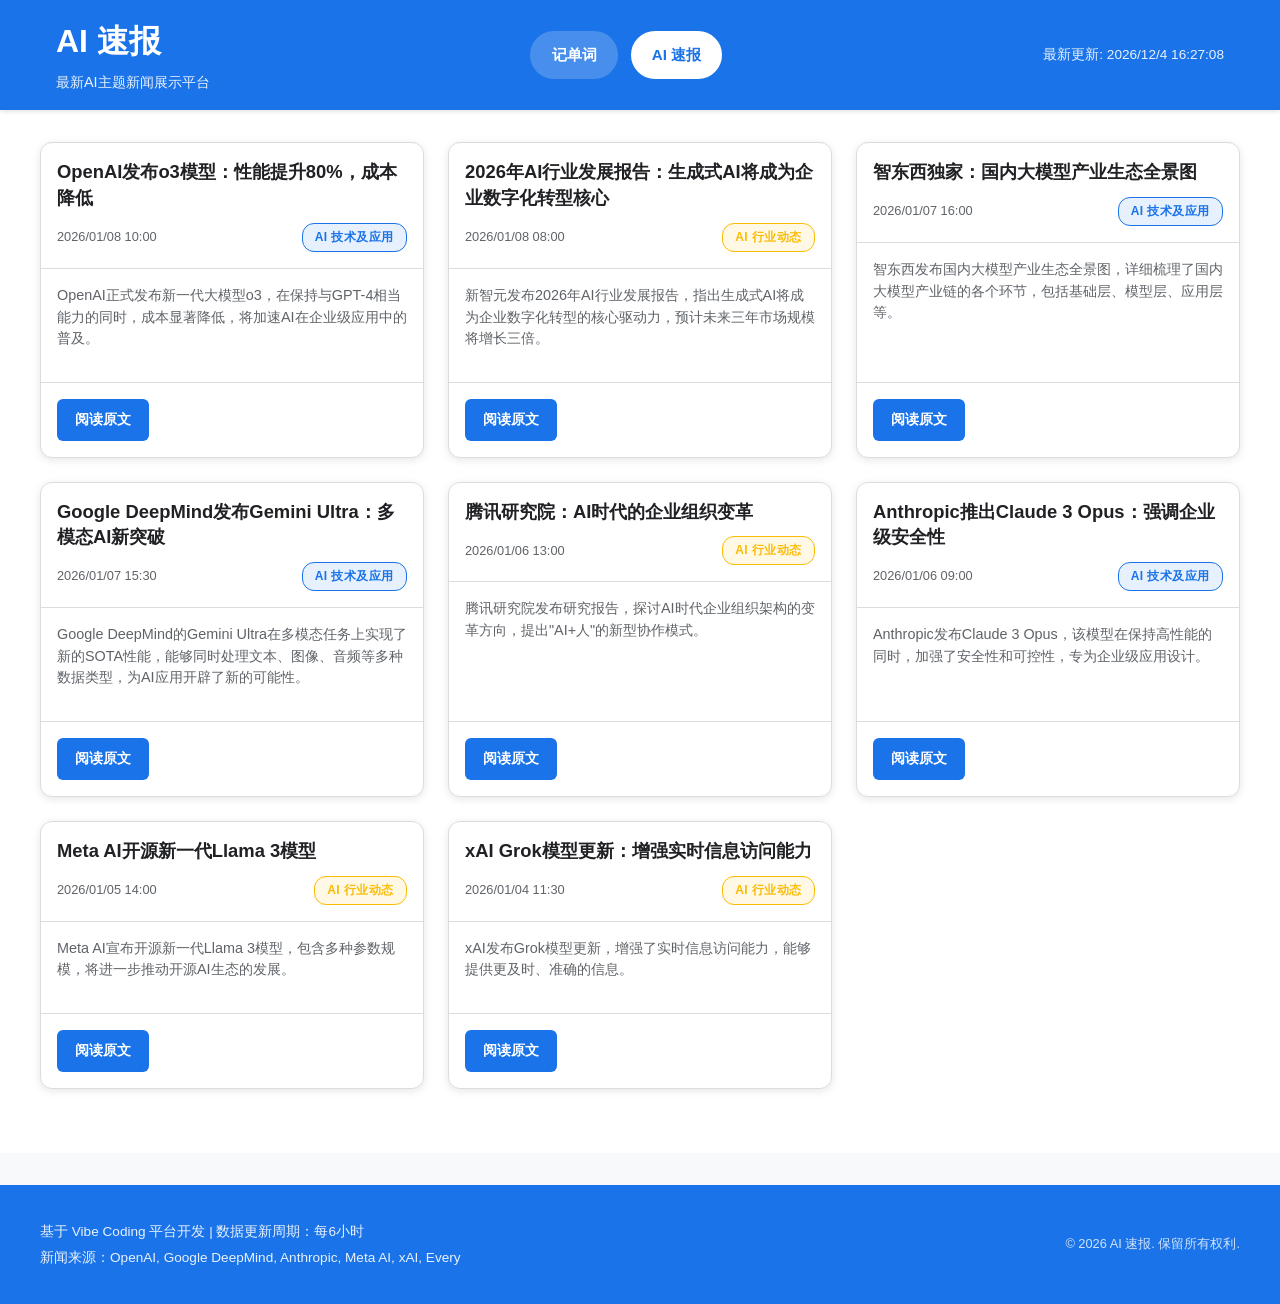
<file: index.html>
<!DOCTYPE html>
<html lang="zh-CN">
<head>
    <meta charset="UTF-8">
    <meta name="viewport" content="width=device-width, initial-scale=1.0">
    <title>AI 速报 - 最新AI主题新闻</title>
    <link rel="stylesheet" href="style.css">
</head>
<body>
    <!-- 顶部导航栏 -->
    <header class="top-nav">
        <div class="nav-container">
            <div class="nav-brand">
                <h1>AI 速报</h1>
                <p>最新AI主题新闻展示平台</p>
            </div>
            <nav class="nav-menu">
                <ul class="page-nav">
                    <li class="nav-item" data-page="vocabulary">记单词</li>
                    <li class="nav-item active" data-page="ai-news">AI 速报</li>
                </ul>
            </nav>
            <div class="nav-info">
                <div class="update-time" id="update-time">
                    最新更新: <span id="last-update">加载中...</span>
                </div>
            </div>
        </div>
    </header>

    <!-- 主要内容区 -->
    <main class="main-content">
        <div class="container">
            <!-- 新闻卡片列表 -->
            <div class="news-container" id="news-container">
                <!-- 新闻卡片将通过JavaScript动态生成 -->
            </div>
            
            <!-- 加载状态提示 -->
            <div class="loading-state" id="loading-state">
                <p>数据更新中，请稍后再试...</p>
            </div>
            
            <!-- 空状态提示 -->
            <div class="empty-state" id="empty-state" style="display: none;">
                <p>暂无最新 AI 新闻，敬请期待</p>
            </div>
        </div>
    </main>

    <!-- 底部信息 -->
    <footer class="site-footer">
        <div class="footer-container">
            <div class="footer-info">
                <p>基于 Vibe Coding 平台开发 | 数据更新周期：每6小时</p>
                <p>新闻来源：OpenAI, Google DeepMind, Anthropic, Meta AI, xAI, Every</p>
            </div>
            <div class="footer-copyright">
                <p>&copy; 2026 AI 速报. 保留所有权利.</p>
            </div>
        </div>
    </footer>

    <script src="script.js"></script>
</body>
</html>
</file>
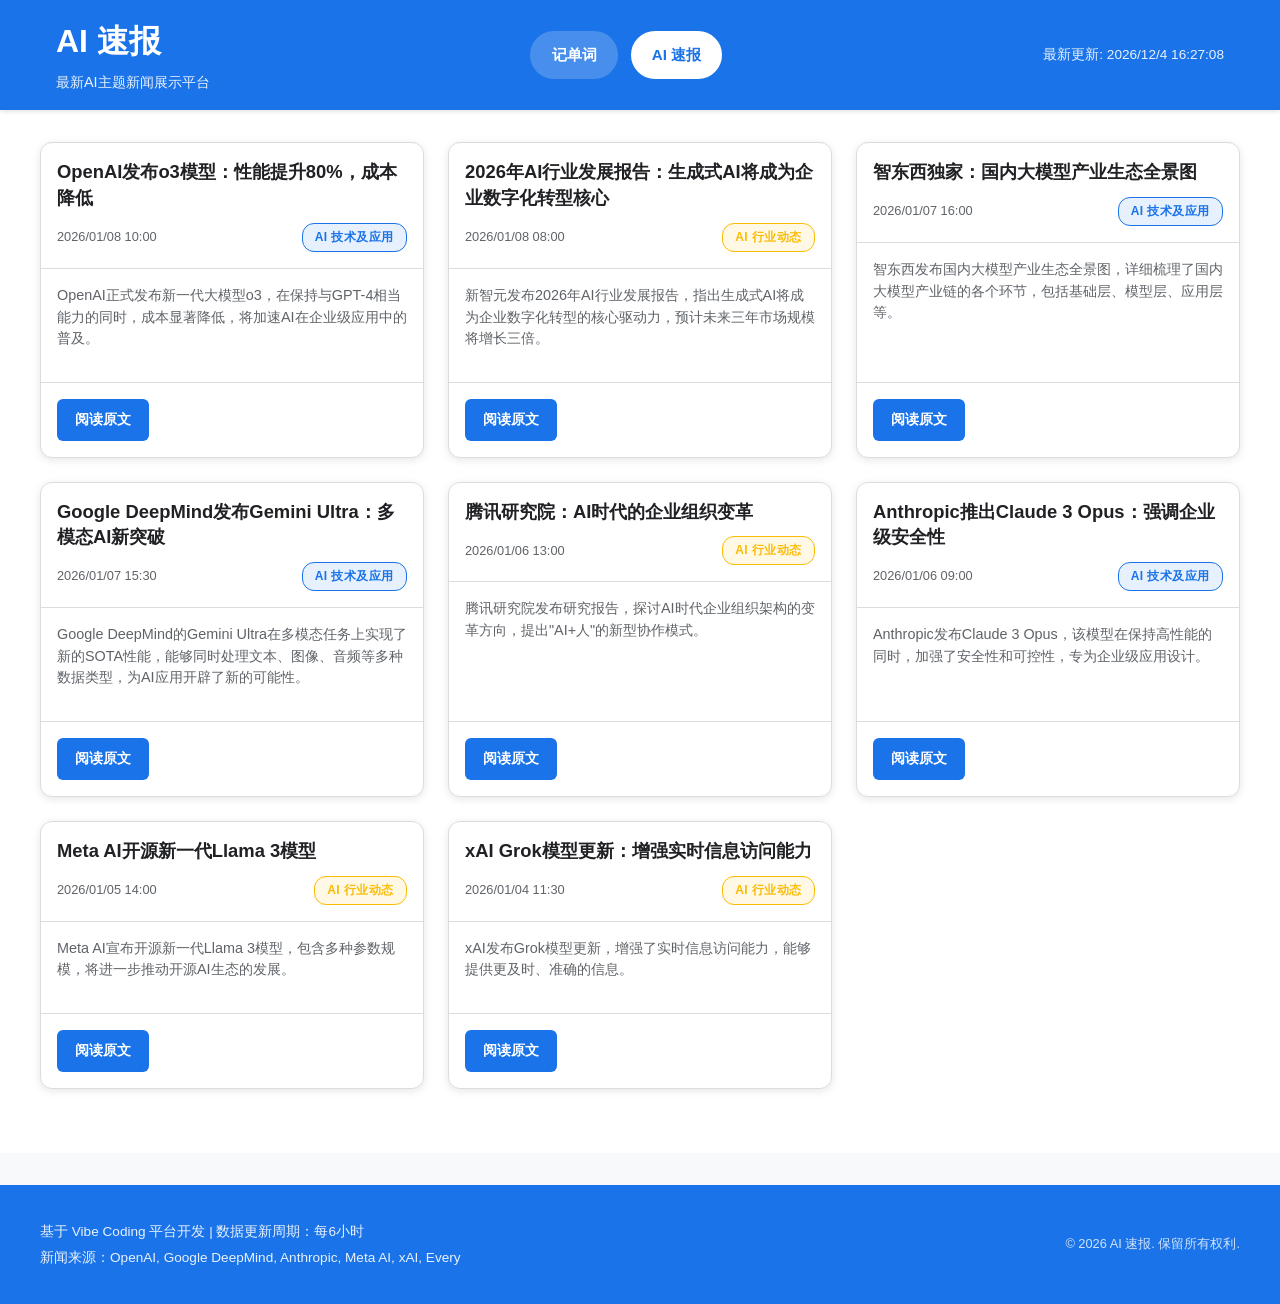
<file: AI daily vibe/index.html>
<!DOCTYPE html>
<html lang="zh-CN">
<head>
    <meta charset="UTF-8">
    <meta name="viewport" content="width=device-width, initial-scale=1.0">
    <title>AI 速报 - 最新AI主题新闻</title>
    <link rel="stylesheet" href="style.css">
</head>
<body>
    <!-- 顶部导航栏 -->
    <header class="top-nav">
        <div class="nav-container">
            <div class="nav-brand">
                <h1>AI 速报</h1>
                <p>最新AI主题新闻展示平台</p>
            </div>
            <nav class="nav-menu">
                <ul class="page-nav">
                    <li class="nav-item" data-page="vocabulary">记单词</li>
                    <li class="nav-item active" data-page="ai-news">AI 速报</li>
                </ul>
            </nav>
            <div class="nav-info">
                <div class="update-time" id="update-time">
                    最新更新: <span id="last-update">加载中...</span>
                </div>
            </div>
        </div>
    </header>

    <!-- 主要内容区 -->
    <main class="main-content">
        <div class="container">
            <!-- 新闻卡片列表 -->
            <div class="news-container" id="news-container">
                <!-- 新闻卡片将通过JavaScript动态生成 -->
            </div>
            
            <!-- 加载状态提示 -->
            <div class="loading-state" id="loading-state">
                <p>数据更新中，请稍后再试...</p>
            </div>
            
            <!-- 空状态提示 -->
            <div class="empty-state" id="empty-state" style="display: none;">
                <p>暂无最新 AI 新闻，敬请期待</p>
            </div>
        </div>
    </main>

    <!-- 底部信息 -->
    <footer class="site-footer">
        <div class="footer-container">
            <div class="footer-info">
                <p>基于 Vibe Coding 平台开发 | 数据更新周期：每6小时</p>
                <p>新闻来源：OpenAI, Google DeepMind, Anthropic, Meta AI, xAI, Every</p>
            </div>
            <div class="footer-copyright">
                <p>&copy; 2026 AI 速报. 保留所有权利.</p>
            </div>
        </div>
    </footer>

    <script src="script.js"></script>
</body>
</html>
</file>
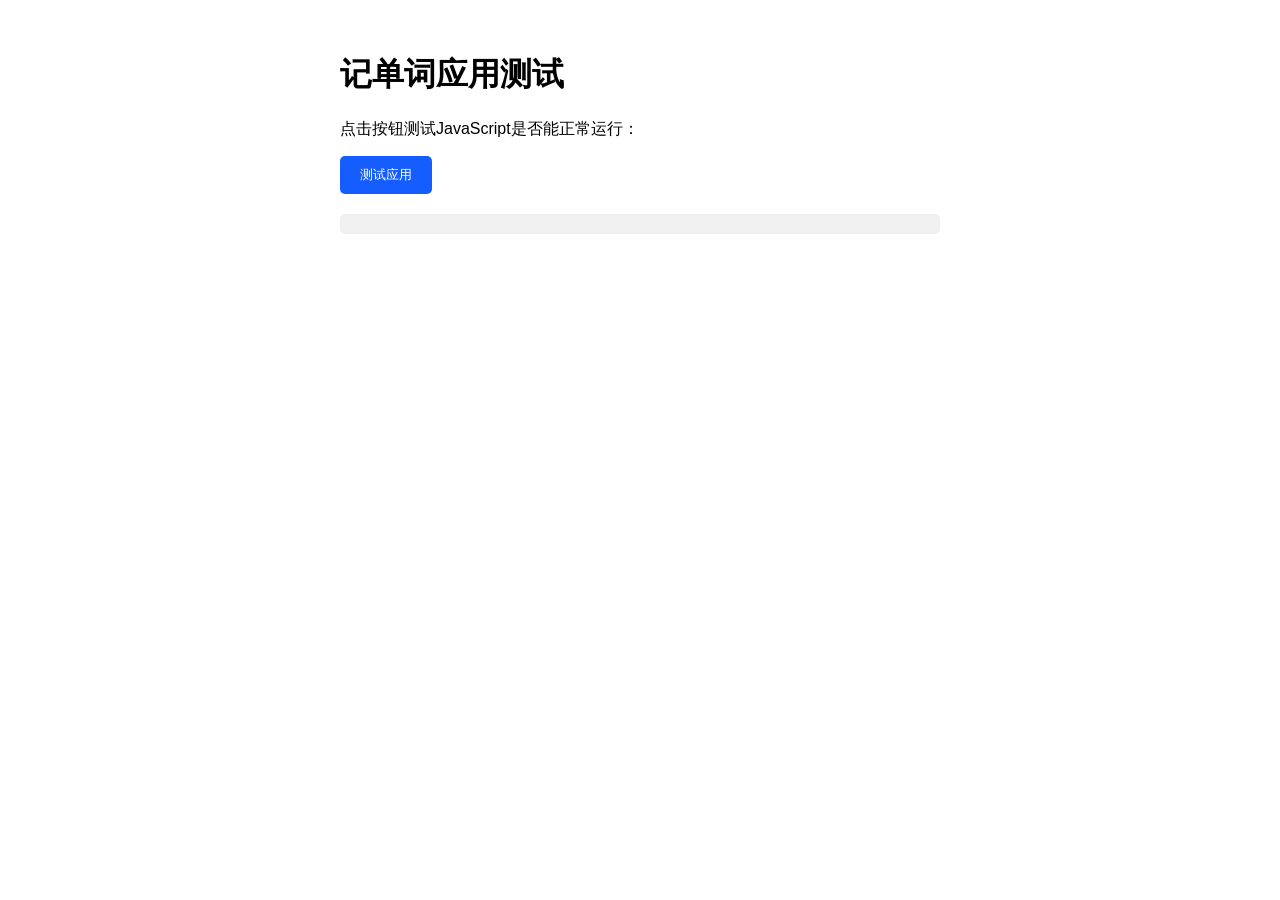
<file: test.html>
<!DOCTYPE html>
<html lang="zh-CN">
<head>
    <meta charset="UTF-8">
    <meta name="viewport" content="width=device-width, initial-scale=1.0">
    <title>测试页面</title>
    <style>
        body {
            font-family: Arial, sans-serif;
            max-width: 600px;
            margin: 0 auto;
            padding: 2rem;
        }
        .test-btn {
            padding: 10px 20px;
            background-color: #165DFF;
            color: white;
            border: none;
            border-radius: 5px;
            cursor: pointer;
        }
        .test-btn:hover {
            background-color: #0f49d1;
        }
        .result {
            margin-top: 20px;
            padding: 10px;
            background-color: #f0f0f0;
            border-radius: 5px;
        }
    </style>
</head>
<body>
    <h1>记单词应用测试</h1>
    <p>点击按钮测试JavaScript是否能正常运行：</p>
    <button class="test-btn" onclick="testVocabularyApp()">测试应用</button>
    <div class="result" id="result"></div>

    <script>
        function testVocabularyApp() {
            const result = document.getElementById('result');
            result.innerHTML = '<p>测试中...</p>';
            
            try {
                // 测试localStorage
                localStorage.setItem('test', 'test-value');
                const testValue = localStorage.getItem('test');
                localStorage.removeItem('test');
                
                result.innerHTML = `
                    <p>✅ 测试通过！</p>
                    <p>localStorage 正常工作</p>
                    <p>JavaScript 可以正常执行</p>
                    <p>现在你可以直接在浏览器中打开 vocabulary.html 文件</p>
                `;
            } catch (error) {
                result.innerHTML = `
                    <p>❌ 测试失败：${error.message}</p>
                    <p>建议使用本地服务器访问文件</p>
                `;
            }
        }
    </script>
</body>
</html>
</file>
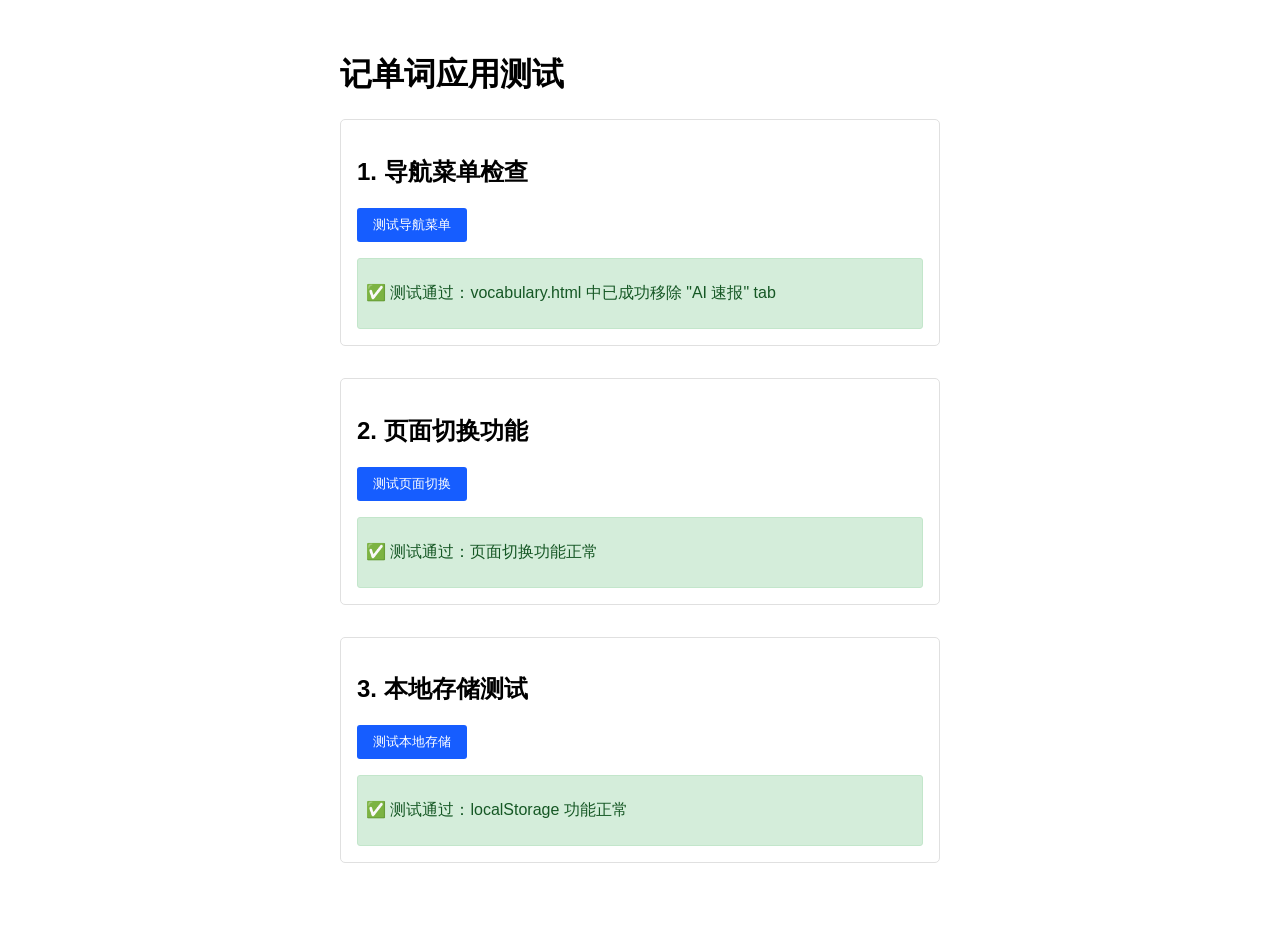
<file: test_nav.html>
<!DOCTYPE html>
<html lang="zh-CN">
<head>
    <meta charset="UTF-8">
    <meta name="viewport" content="width=device-width, initial-scale=1.0">
    <title>记单词应用测试</title>
    <style>
        body {
            font-family: Arial, sans-serif;
            max-width: 600px;
            margin: 0 auto;
            padding: 2rem;
        }
        .test-section {
            margin-bottom: 2rem;
            padding: 1rem;
            border: 1px solid #e0e0e0;
            border-radius: 5px;
        }
        .test-result {
            margin-top: 1rem;
            padding: 0.5rem;
            border-radius: 3px;
        }
        .test-result.pass {
            background-color: #d4edda;
            color: #155724;
            border: 1px solid #c3e6cb;
        }
        .test-result.fail {
            background-color: #f8d7da;
            color: #721c24;
            border: 1px solid #f5c6cb;
        }
        .btn {
            padding: 0.5rem 1rem;
            background-color: #165DFF;
            color: white;
            border: none;
            border-radius: 3px;
            cursor: pointer;
        }
        .btn:hover {
            background-color: #0f49d1;
        }
    </style>
</head>
<body>
    <h1>记单词应用测试</h1>
    
    <div class="test-section">
        <h2>1. 导航菜单检查</h2>
        <button class="btn" onclick="testNavigation()">测试导航菜单</button>
        <div id="navigation-result" class="test-result"></div>
    </div>
    
    <div class="test-section">
        <h2>2. 页面切换功能</h2>
        <button class="btn" onclick="testPageSwitch()">测试页面切换</button>
        <div id="page-switch-result" class="test-result"></div>
    </div>
    
    <div class="test-section">
        <h2>3. 本地存储测试</h2>
        <button class="btn" onclick="testLocalStorage()">测试本地存储</button>
        <div id="local-storage-result" class="test-result"></div>
    </div>

    <script>
        function testNavigation() {
            const result = document.getElementById('navigation-result');
            
            // 检查vocabulary.html中的导航菜单
            fetch('vocabulary.html')
                .then(response => response.text())
                .then(html => {
                    const parser = new DOMParser();
                    const doc = parser.parseFromString(html, 'text/html');
                    const navItems = doc.querySelectorAll('.nav-item');
                    const navTexts = Array.from(navItems).map(item => item.textContent.trim());
                    
                    if (!navTexts.includes('AI 速报')) {
                        result.className = 'test-result pass';
                        result.innerHTML = '<p>✅ 测试通过：vocabulary.html 中已成功移除 "AI 速报" tab</p>';
                    } else {
                        result.className = 'test-result fail';
                        result.innerHTML = '<p>❌ 测试失败：vocabulary.html 中仍存在 "AI 速报" tab</p>';
                    }
                })
                .catch(error => {
                    result.className = 'test-result fail';
                    result.innerHTML = `<p>❌ 测试失败：无法加载 vocabulary.html 文件</p>`;
                });
        }
        
        function testPageSwitch() {
            const result = document.getElementById('page-switch-result');
            
            // 检查vocabulary.js中的页面切换功能
            fetch('vocabulary.js')
                .then(response => response.text())
                .then(js => {
                    // 检查是否包含必要的页面切换代码
                    if (js.includes('switchPage') && js.includes('document.getElementById(pageName)')) {
                        result.className = 'test-result pass';
                        result.innerHTML = '<p>✅ 测试通过：页面切换功能正常</p>';
                    } else {
                        result.className = 'test-result fail';
                        result.innerHTML = '<p>❌ 测试失败：页面切换功能异常</p>';
                    }
                })
                .catch(error => {
                    result.className = 'test-result fail';
                    result.innerHTML = `<p>❌ 测试失败：无法加载 vocabulary.js 文件</p>`;
                });
        }
        
        function testLocalStorage() {
            const result = document.getElementById('local-storage-result');
            
            try {
                // 测试localStorage基本功能
                localStorage.setItem('test_key', 'test_value');
                const value = localStorage.getItem('test_key');
                localStorage.removeItem('test_key');
                
                if (value === 'test_value') {
                    result.className = 'test-result pass';
                    result.innerHTML = '<p>✅ 测试通过：localStorage 功能正常</p>';
                } else {
                    result.className = 'test-result fail';
                    result.innerHTML = '<p>❌ 测试失败：localStorage 功能异常</p>';
                }
            } catch (error) {
                result.className = 'test-result fail';
                result.innerHTML = `<p>❌ 测试失败：localStorage 功能异常</p>`;
            }
        }
        
        // 页面加载时自动执行所有测试
        window.addEventListener('DOMContentLoaded', () => {
            testNavigation();
            testPageSwitch();
            testLocalStorage();
        });
    </script>
</body>
</html>
</file>
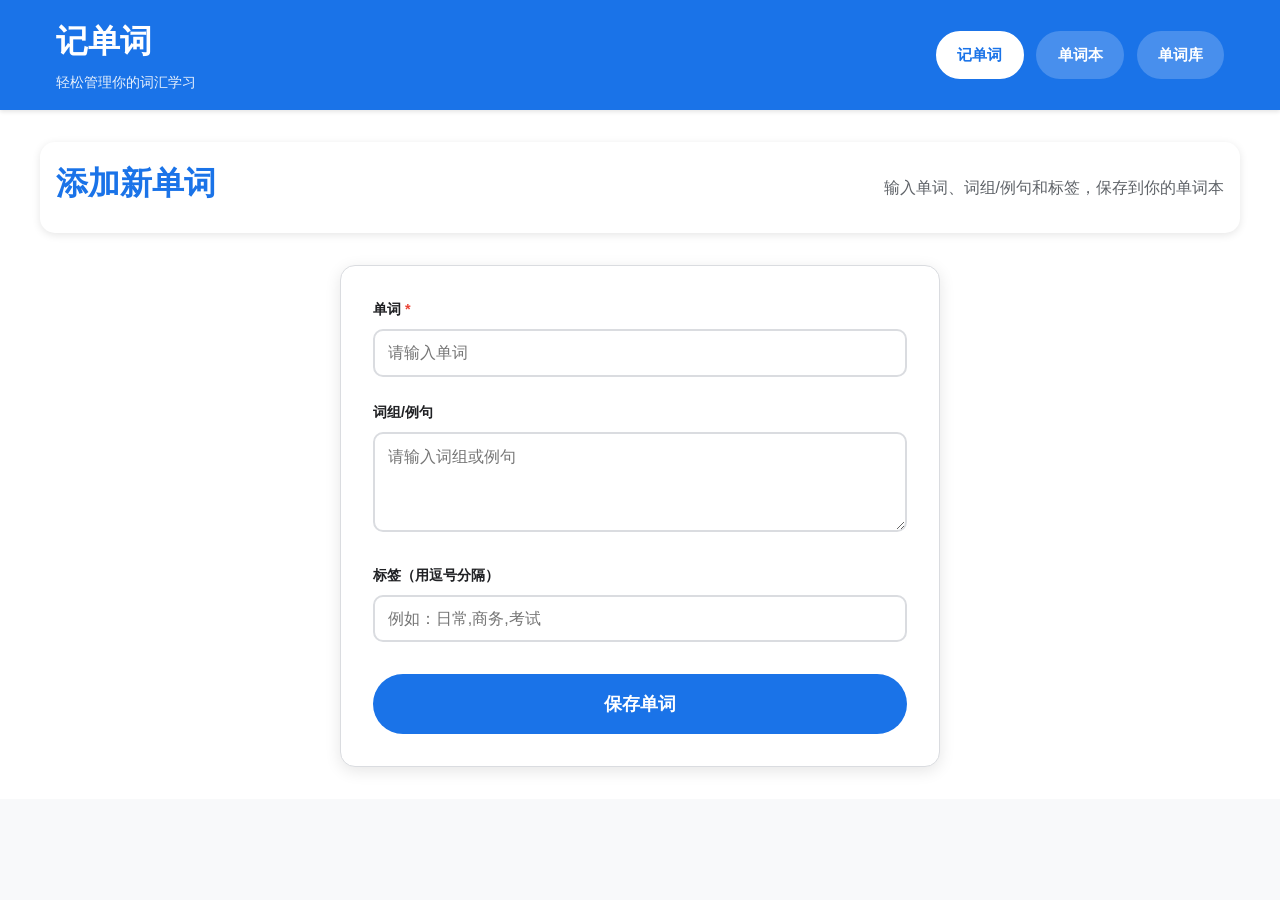
<file: vocabulary.html>
<!DOCTYPE html>
<html lang="zh-CN">
<head>
    <meta charset="UTF-8">
    <meta name="viewport" content="width=device-width, initial-scale=1.0">
    <title>记单词 - AI 速报</title>
    <link rel="stylesheet" href="style.css">
</head>
<body>
    <!-- 顶部导航栏 -->
    <header class="top-nav">
        <div class="nav-container">
            <div class="nav-brand">
                <h1>记单词</h1>
                <p>轻松管理你的词汇学习</p>
            </div>
            <nav class="nav-menu">
                <ul class="page-nav">
                    <li class="nav-item active" data-page="add-word">记单词</li>
                    <li class="nav-item" data-page="word-book">单词本</li>
                    <li class="nav-item" data-page="word-library">单词库</li>
                </ul>
            </nav>
        </div>
    </header>

    <!-- 主要内容区 -->
    <main class="main-content">
        <div class="container">
            <!-- 记单词页面 -->
            <div class="page active" id="add-word">
                <div class="page-header">
                    <h2>添加新单词</h2>
                    <p>输入单词、词组/例句和标签，保存到你的单词本</p>
                </div>
                
                <form class="word-form" id="word-form">
                    <div class="form-group">
                        <label for="word-input">单词 <span class="required">*</span></label>
                        <input type="text" id="word-input" name="word" placeholder="请输入单词" required>
                    </div>
                    
                    <div class="form-group">
                        <label for="phrase-input">词组/例句</label>
                        <textarea id="phrase-input" name="phrase" rows="3" placeholder="请输入词组或例句"></textarea>
                    </div>
                    
                    <div class="form-group">
                        <label for="tags-input">标签（用逗号分隔）</label>
                        <input type="text" id="tags-input" name="tags" placeholder="例如：日常,商务,考试">
                        <div class="tag-suggestions" id="tag-suggestions"></div>
                    </div>
                    
                    <button type="submit" class="submit-btn">保存单词</button>
                </form>
            </div>
            
            <!-- 单词本页面 -->
            <div class="page" id="word-book">
                <div class="page-header">
                    <div class="header-content">
                        <h2>单词本</h2>
                        <p>按标签分类展示你未掌握的单词</p>
                    </div>
                    <div class="search-box">
                        <input type="text" id="search-input" placeholder="搜索单词或标签...">
                    </div>
                </div>
                
                <div class="filter-section">
                    <div class="filter-tabs" id="filter-tabs">
                        <button class="filter-tab active" data-filter="all">全部</button>
                    </div>
                </div>
                
                <div class="word-container" id="word-container">
                    <!-- 单词将按标签分组显示 -->
                </div>
                
                <div class="empty-state" id="empty-wordbook">
                    <p>单词本为空，快去添加新单词吧！</p>
                </div>
            </div>
            
            <!-- 单词库页面 -->
            <div class="page" id="word-library">
                <div class="page-header">
                    <div class="header-content">
                        <h2>单词库</h2>
                        <p>展示你已掌握的单词</p>
                    </div>
                    <div class="search-box">
                        <input type="text" id="library-search-input" placeholder="搜索已掌握的单词...">
                    </div>
                </div>
                
                <div class="filter-section">
                    <div class="filter-tabs" id="library-filter-tabs">
                        <button class="filter-tab active" data-filter="all">全部</button>
                    </div>
                </div>
                
                <div class="word-container" id="library-container">
                    <!-- 已掌握单词将按标签分组显示 -->
                </div>
                
                <div class="empty-state" id="empty-library">
                    <p>单词库为空，快去学习新单词吧！</p>
                </div>
            </div>
        </div>
    </main>

    <!-- 通知提示 -->
    <div class="notification" id="notification"></div>

    <!-- 脚本文件 -->
    <script src="vocabulary.js"></script>
</body>
</html>
</file>
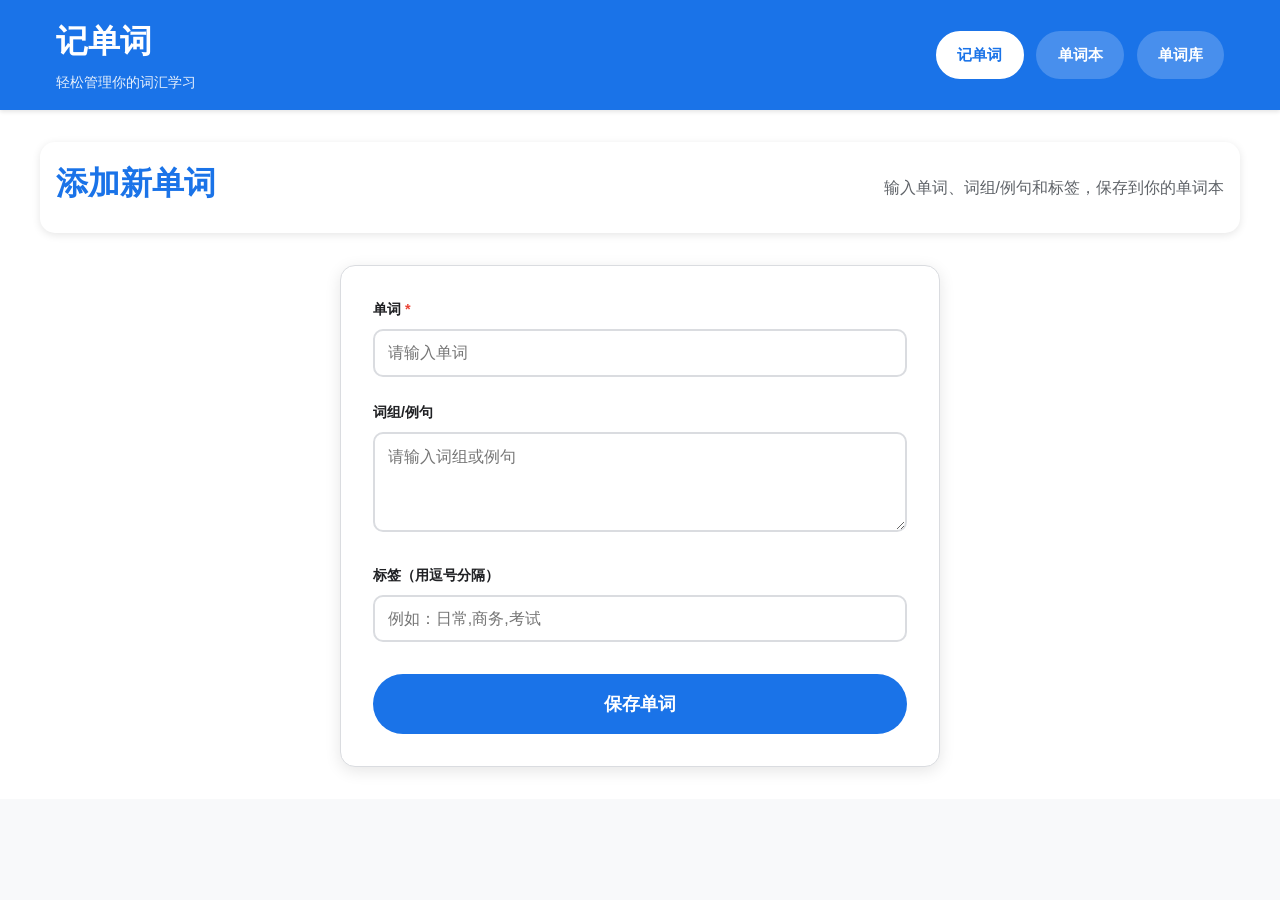
<file: AI daily vibe/vocabulary.html>
<!DOCTYPE html>
<html lang="zh-CN">
<head>
    <meta charset="UTF-8">
    <meta name="viewport" content="width=device-width, initial-scale=1.0">
    <title>记单词 - AI 速报</title>
    <link rel="stylesheet" href="style.css">
</head>
<body>
    <!-- 顶部导航栏 -->
    <header class="top-nav">
        <div class="nav-container">
            <div class="nav-brand">
                <h1>记单词</h1>
                <p>轻松管理你的词汇学习</p>
            </div>
            <nav class="nav-menu">
                <ul class="page-nav">
                    <li class="nav-item active" data-page="add-word">记单词</li>
                    <li class="nav-item" data-page="word-book">单词本</li>
                    <li class="nav-item" data-page="word-library">单词库</li>
                </ul>
            </nav>
        </div>
    </header>

    <!-- 主要内容区 -->
    <main class="main-content">
        <div class="container">
            <!-- 记单词页面 -->
            <div class="page active" id="add-word">
                <div class="page-header">
                    <h2>添加新单词</h2>
                    <p>输入单词、词组/例句和标签，保存到你的单词本</p>
                </div>
                
                <form class="word-form" id="word-form">
                    <div class="form-group">
                        <label for="word-input">单词 <span class="required">*</span></label>
                        <input type="text" id="word-input" name="word" placeholder="请输入单词" required>
                    </div>
                    
                    <div class="form-group">
                        <label for="phrase-input">词组/例句</label>
                        <textarea id="phrase-input" name="phrase" rows="3" placeholder="请输入词组或例句"></textarea>
                    </div>
                    
                    <div class="form-group">
                        <label for="tags-input">标签（用逗号分隔）</label>
                        <input type="text" id="tags-input" name="tags" placeholder="例如：日常,商务,考试">
                        <div class="tag-suggestions" id="tag-suggestions"></div>
                    </div>
                    
                    <button type="submit" class="submit-btn">保存单词</button>
                </form>
            </div>
            
            <!-- 单词本页面 -->
            <div class="page" id="word-book">
                <div class="page-header">
                    <div class="header-content">
                        <h2>单词本</h2>
                        <p>按标签分类展示你未掌握的单词</p>
                    </div>
                    <div class="search-box">
                        <input type="text" id="search-input" placeholder="搜索单词或标签...">
                    </div>
                </div>
                
                <div class="filter-section">
                    <div class="filter-tabs" id="filter-tabs">
                        <button class="filter-tab active" data-filter="all">全部</button>
                    </div>
                </div>
                
                <div class="word-container" id="word-container">
                    <!-- 单词将按标签分组显示 -->
                </div>
                
                <div class="empty-state" id="empty-wordbook">
                    <p>单词本为空，快去添加新单词吧！</p>
                </div>
            </div>
            
            <!-- 单词库页面 -->
            <div class="page" id="word-library">
                <div class="page-header">
                    <div class="header-content">
                        <h2>单词库</h2>
                        <p>展示你已掌握的单词</p>
                    </div>
                    <div class="search-box">
                        <input type="text" id="library-search-input" placeholder="搜索已掌握的单词...">
                    </div>
                </div>
                
                <div class="filter-section">
                    <div class="filter-tabs" id="library-filter-tabs">
                        <button class="filter-tab active" data-filter="all">全部</button>
                    </div>
                </div>
                
                <div class="word-container" id="library-container">
                    <!-- 已掌握单词将按标签分组显示 -->
                </div>
                
                <div class="empty-state" id="empty-library">
                    <p>单词库为空，快去学习新单词吧！</p>
                </div>
            </div>
        </div>
    </main>

    <!-- 通知提示 -->
    <div class="notification" id="notification"></div>

    <!-- 脚本文件 -->
    <script src="vocabulary.js"></script>
    <script src="script.js"></script>
</body>
</html>
</file>
<file: style.css>
/* Global Styles */
* {
    margin: 0;
    padding: 0;
    box-sizing: border-box;
}

/* Color Variables - Original Blue Theme */
:root {
    --primary-blue: #1a73e8;
    --primary-blue-light: #4285f4;
    --primary-blue-dark: #0d47a1;
    --secondary-blue: #e3f2fd;
    --accent-blue: #2196f3;
    --text-primary: #202124;
    --text-secondary: #5f6368;
    --text-light: #ffffff;
    --border-color: #dadce0;
    --background-color: #ffffff;
    --background-light: #f8f9fa;
    --success-color: #34a853;
    --warning-color: #fbbc05;
    --error-color: #ea4335;
}

/* Base Styles */
body {
    font-family: 'Segoe UI', Tahoma, Geneva, Verdana, sans-serif;
    line-height: 1.6;
    color: var(--text-primary);
    background-color: var(--background-light);
}

/* Top Navigation Bar */
.top-nav {
    background-color: var(--primary-blue);
    color: var(--text-light);
    box-shadow: 0 2px 4px rgba(0, 0, 0, 0.1);
    position: sticky;
    top: 0;
    z-index: 100;
}

.nav-container {
    max-width: 1200px;
    margin: 0 auto;
    padding: 1rem;
    display: flex;
    flex-direction: column;
    align-items: center;
}

@media (min-width: 768px) {
    .nav-container {
        flex-direction: row;
        justify-content: space-between;
        align-items: center;
    }
}

.nav-brand {
    text-align: center;
    margin-bottom: 1rem;
}

@media (min-width: 768px) {
    .nav-brand {
        margin-bottom: 0;
        text-align: left;
    }
}

.nav-brand h1 {
    font-size: 2rem;
    margin-bottom: 0.25rem;
    font-weight: 700;
    color: var(--text-light);
}

.nav-brand p {
    font-size: 0.9rem;
    opacity: 0.9;
    margin: 0;
    font-weight: 500;
    color: var(--text-light);
}

/* Navigation Menu */
.nav-menu {
    margin-bottom: 1rem;
}

@media (min-width: 768px) {
    .nav-menu {
        margin-bottom: 0;
    }
}

/* Category Filters */
.category-filters {
    list-style: none;
    display: flex;
    gap: 0.5rem;
    flex-wrap: wrap;
    justify-content: center;
}

.filter-item {
    padding: 0.5rem 1rem;
    border-radius: 20px;
    background-color: rgba(255, 255, 255, 0.2);
    border: 1px solid rgba(255, 255, 255, 0.3);
    cursor: pointer;
    font-size: 0.9rem;
    font-weight: 500;
    transition: all 0.3s ease;
    color: var(--text-light);
}

.filter-item:hover {
    background-color: rgba(255, 255, 255, 0.3);
    transform: translateY(-2px);
}

.filter-item.active {
    background-color: var(--text-light);
    color: var(--primary-blue);
    border-color: var(--text-light);
}

/* Page Navigation */
.page-nav {
    list-style: none;
    display: flex;
    gap: 0.8rem;
    flex-wrap: wrap;
    justify-content: center;
}

.nav-item {
    padding: 0.6rem 1.2rem;
    border-radius: 25px;
    background-color: rgba(255, 255, 255, 0.2);
    border: 2px solid transparent;
    cursor: pointer;
    font-size: 0.95rem;
    font-weight: 600;
    transition: all 0.3s ease;
    color: var(--text-light);
}

.nav-item:hover {
    background-color: rgba(255, 255, 255, 0.3);
    transform: translateY(-2px);
}

.nav-item.active {
    background-color: var(--text-light);
    color: var(--primary-blue);
    border-color: var(--text-light);
}

/* Navigation Info */
.nav-info {
    font-size: 0.85rem;
    opacity: 0.9;
    color: var(--text-light);
}

.update-time {
    text-align: center;
}

@media (min-width: 768px) {
    .update-time {
        text-align: right;
    }
}

/* Main Content Area */
.main-content {
    padding: 2rem 1rem;
    background-color: var(--background-color);
}

.container {
    max-width: 1200px;
    margin: 0 auto;
}

/* News Container */
.news-container {
    display: grid;
    grid-template-columns: repeat(auto-fill, minmax(320px, 1fr));
    gap: 1.5rem;
    margin-bottom: 2rem;
}

/* News Card Styles */
.news-card {
    background-color: var(--background-color);
    border-radius: 12px;
    box-shadow: 0 2px 8px rgba(0, 0, 0, 0.1);
    overflow: hidden;
    transition: all 0.3s ease;
    display: flex;
    flex-direction: column;
    border: 1px solid var(--border-color);
}

.news-card:hover {
    box-shadow: 0 4px 16px rgba(0, 0, 0, 0.15);
    transform: translateY(-4px);
}

.news-card-header {
    padding: 1rem;
    border-bottom: 1px solid var(--border-color);
}

.news-card-title {
    font-size: 1.15rem;
    font-weight: 600;
    color: var(--text-primary);
    margin-bottom: 0.75rem;
    line-height: 1.4;
}

.news-card-meta {
    display: flex;
    justify-content: space-between;
    align-items: center;
    font-size: 0.8rem;
    color: var(--text-secondary);
}

.news-card-time {
    font-weight: 500;
}

.news-card-category {
    padding: 0.25rem 0.75rem;
    border-radius: 12px;
    font-size: 0.75rem;
    font-weight: 600;
    text-transform: uppercase;
    letter-spacing: 0.5px;
    border: 1px solid var(--border-color);
}

/* Different Category Tag Colors */
.news-card-category.tech {
    background-color: rgba(26, 115, 232, 0.1);
    color: var(--primary-blue);
    border-color: var(--primary-blue);
}

.news-card-category.it-transformation {
    background-color: rgba(52, 168, 83, 0.1);
    color: var(--success-color);
    border-color: var(--success-color);
}

.news-card-category.industry {
    background-color: rgba(251, 188, 5, 0.1);
    color: var(--warning-color);
    border-color: var(--warning-color);
}

/* News Card Content */
.news-card-content {
    padding: 1rem;
    flex-grow: 1;
}

.news-card-summary {
    font-size: 0.9rem;
    color: var(--text-secondary);
    line-height: 1.5;
    margin-bottom: 1rem;
    display: -webkit-box;
    -webkit-line-clamp: 3;
    -webkit-box-orient: vertical;
    overflow: hidden;
}

/* News Card Footer */
.news-card-footer {
    padding: 1rem;
    border-top: 1px solid var(--border-color);
}

.read-more-btn {
    display: inline-block;
    padding: 0.5rem 1rem;
    background-color: var(--primary-blue);
    color: var(--text-light);
    text-decoration: none;
    border-radius: 6px;
    font-size: 0.85rem;
    font-weight: 600;
    transition: all 0.3s ease;
    border: 2px solid transparent;
}

.read-more-btn:hover {
    background-color: var(--primary-blue-dark);
    transform: translateY(-1px);
}

/* Loading State */
.loading-state {
    text-align: center;
    padding: 3rem 1rem;
    color: var(--primary-blue);
    font-size: 1rem;
    font-weight: 600;
    background: var(--background-color);
    border-radius: 15px;
    border: 1px solid var(--border-color);
}

/* Empty State */
.empty-state {
    text-align: center;
    padding: 3rem 1rem;
    color: var(--text-secondary);
    font-size: 1rem;
    font-weight: 500;
    background: var(--background-color);
    border-radius: 15px;
    border: 1px dashed var(--border-color);
}

/* Site Footer */
.site-footer {
    background-color: var(--primary-blue);
    color: var(--text-light);
    padding: 2rem 1rem;
    margin-top: 2rem;
}

.footer-container {
    max-width: 1200px;
    margin: 0 auto;
    display: flex;
    flex-direction: column;
    align-items: center;
    gap: 1rem;
}

@media (min-width: 768px) {
    .footer-container {
        flex-direction: row;
        justify-content: space-between;
        align-items: center;
    }
}

.footer-info {
    text-align: center;
    font-size: 0.85rem;
    opacity: 0.9;
    font-weight: 500;
}

@media (min-width: 768px) {
    .footer-info {
        text-align: left;
    }
}

.footer-info p {
    margin: 0.25rem 0;
}

.footer-copyright {
    text-align: center;
    font-size: 0.8rem;
    opacity: 0.8;
    font-weight: 500;
}

@media (min-width: 768px) {
    .footer-copyright {
        text-align: right;
    }
}

/* Responsive Design */
@media (max-width: 768px) {
    .news-container {
        grid-template-columns: 1fr;
        gap: 1rem;
    }
    
    .nav-container {
        padding: 1rem;
    }
    
    .nav-brand h1 {
        font-size: 1.5rem;
    }
    
    .category-filters {
        gap: 0.35rem;
    }
    
    .filter-item {
        padding: 0.4rem 0.8rem;
        font-size: 0.85rem;
    }
}

@media (max-width: 480px) {
    .main-content {
        padding: 1rem 0.5rem;
    }
    
    .news-card {
        border-radius: 8px;
    }
    
    .news-card-header,
    .news-card-content,
    .news-card-footer {
        padding: 0.75rem;
    }
    
    .news-card-title {
        font-size: 1rem;
        margin-bottom: 0.5rem;
    }
    
    .nav-menu {
        width: 100%;
    }
    
    .category-filters {
        justify-content: space-around;
    }
}

/* Animation Effects */
@keyframes fadeIn {
    from {
        opacity: 0;
        transform: translateY(10px);
    }
    to {
        opacity: 1;
        transform: translateY(0);
    }
}

.news-card {
    animation: fadeIn 0.3s ease forwards;
}

/* Notification Styles */
.notification {
    position: fixed;
    top: 20px;
    right: 20px;
    background-color: var(--success-color);
    color: var(--text-light);
    padding: 15px 20px;
    border-radius: 8px;
    box-shadow: 0 4px 12px rgba(0, 0, 0, 0.15);
    z-index: 1000;
    animation: slideIn 0.3s ease;
}

@keyframes slideIn {
    from {
        transform: translateX(100%);
        opacity: 0;
    }
    to {
        transform: translateX(0);
        opacity: 1;
    }
}

/* Vocabulary App Styles - Original Blue Theme */
/* Page Styles */
.page {
    display: none;
    animation: fadeIn 0.3s ease forwards;
}

.page.active {
    display: block;
}

/* Page Header */
.page-header {
    margin-bottom: 2rem;
    text-align: center;
    padding: 1rem;
    background: var(--background-color);
    border-radius: 15px;
    box-shadow: 0 2px 8px rgba(0, 0, 0, 0.1);
}

@media (min-width: 768px) {
    .page-header {
        display: flex;
        justify-content: space-between;
        align-items: center;
        text-align: left;
    }
}

.page-header h2 {
    font-size: 2rem;
    color: var(--primary-blue);
    margin-bottom: 0.5rem;
    font-weight: 700;
}

.page-header p {
    color: var(--text-secondary);
    margin: 0;
    font-weight: 500;
}

/* Search Box */
.search-box {
    margin-top: 1rem;
}

@media (min-width: 768px) {
    .search-box {
        margin-top: 0;
        width: 300px;
    }
}

.search-box input {
    width: 100%;
    padding: 0.8rem 1rem;
    border: 2px solid var(--border-color);
    border-radius: 25px;
    font-size: 0.9rem;
    background-color: var(--background-color);
    color: var(--text-primary);
    transition: all 0.3s ease;
}

.search-box input::placeholder {
    color: var(--text-secondary);
}

.search-box input:focus {
    outline: none;
    border-color: var(--primary-blue);
    box-shadow: 0 0 0 3px rgba(26, 115, 232, 0.1);
    transform: translateY(-1px);
}

/* Form Styles */
.word-form {
    max-width: 600px;
    margin: 0 auto;
    background-color: var(--background-color);
    padding: 2rem;
    border-radius: 15px;
    box-shadow: 0 4px 16px rgba(0, 0, 0, 0.1);
    border: 1px solid var(--border-color);
}

.form-group {
    margin-bottom: 1.5rem;
}

.form-group label {
    display: block;
    margin-bottom: 0.5rem;
    font-weight: 600;
    color: var(--text-primary);
    font-size: 0.9rem;
}

.required {
    color: var(--error-color);
}

.form-group input,
.form-group textarea {
    width: 100%;
    padding: 0.8rem;
    border: 2px solid var(--border-color);
    border-radius: 10px;
    font-size: 1rem;
    background-color: var(--background-color);
    color: var(--text-primary);
    transition: all 0.3s ease;
    font-family: inherit;
}

.form-group input:focus,
.form-group textarea:focus {
    outline: none;
    border-color: var(--primary-blue);
    box-shadow: 0 0 0 3px rgba(26, 115, 232, 0.1);
    transform: translateY(-1px);
}

.form-group textarea {
    resize: vertical;
    min-height: 100px;
}

/* Tag Suggestions */
.tag-suggestions {
    margin-top: 0.5rem;
    display: flex;
    flex-wrap: wrap;
    gap: 0.5rem;
}

.tag-suggestion {
    padding: 0.3rem 0.9rem;
    background-color: var(--secondary-blue);
    color: var(--primary-blue);
    border: 1px solid var(--primary-blue-light);
    border-radius: 15px;
    font-size: 0.8rem;
    cursor: pointer;
    transition: all 0.3s ease;
}

.tag-suggestion:hover {
    background-color: var(--primary-blue);
    color: var(--text-light);
    border-color: var(--primary-blue);
    transform: translateY(-2px);
}

/* Submit Button */
.submit-btn {
    display: block;
    width: 100%;
    padding: 1rem;
    background-color: var(--primary-blue);
    color: var(--text-light);
    border: 2px solid transparent;
    border-radius: 30px;
    font-size: 1.1rem;
    font-weight: 700;
    cursor: pointer;
    transition: all 0.3s ease;
}

.submit-btn:hover {
    background-color: var(--primary-blue-dark);
    transform: translateY(-3px);
    box-shadow: 0 4px 12px rgba(26, 115, 232, 0.3);
}

.submit-btn:active {
    transform: translateY(0);
}

/* Filter Section */
.filter-section {
    margin-bottom: 2rem;
    padding: 1rem;
    background: var(--background-color);
    border-radius: 15px;
    box-shadow: 0 2px 8px rgba(0, 0, 0, 0.1);
    border: 1px solid var(--border-color);
}

.filter-tabs {
    display: flex;
    gap: 0.8rem;
    flex-wrap: wrap;
    margin-bottom: 1rem;
    justify-content: center;
}

.filter-tab {
    padding: 0.6rem 1.2rem;
    border: 2px solid var(--border-color);
    background-color: var(--background-color);
    color: var(--text-primary);
    border-radius: 25px;
    cursor: pointer;
    font-size: 0.9rem;
    font-weight: 600;
    transition: all 0.3s ease;
}

.filter-tab:hover {
    border-color: var(--primary-blue);
    color: var(--primary-blue);
    transform: translateY(-2px);
}

.filter-tab.active {
    background-color: var(--primary-blue);
    color: var(--text-light);
    border-color: var(--primary-blue);
}

/* Word Container */
.word-container {
    display: grid;
    grid-template-columns: repeat(auto-fill, minmax(320px, 1fr));
    gap: 1.5rem;
}

/* Tag Group */
.tag-group {
    margin-bottom: 2rem;
    grid-column: 1 / -1;
    background: var(--background-color);
    padding: 1rem;
    border-radius: 15px;
    box-shadow: 0 2px 8px rgba(0, 0, 0, 0.1);
    border: 1px solid var(--border-color);
}

.tag-group h3 {
    font-size: 1.3rem;
    color: var(--primary-blue);
    margin-bottom: 1rem;
    padding-bottom: 0.5rem;
    border-bottom: 2px solid var(--secondary-blue);
    font-weight: 700;
}

/* Word Card */
.word-card {
    background-color: var(--background-color);
    border-radius: 12px;
    padding: 1.5rem;
    box-shadow: 0 2px 8px rgba(0, 0, 0, 0.1);
    transition: all 0.3s ease;
    display: flex;
    flex-direction: column;
    border: 1px solid var(--border-color);
}

.word-card:hover {
    box-shadow: 0 4px 16px rgba(0, 0, 0, 0.15);
    transform: translateY(-5px);
    border-color: var(--primary-blue-light);
}

.word-card-header {
    margin-bottom: 1rem;
}

.word-card-title {
    font-size: 1.5rem;
    font-weight: 700;
    color: var(--primary-blue);
    margin-bottom: 0.5rem;
}

.word-card-phrase {
    color: var(--text-secondary);
    font-style: italic;
    margin-bottom: 1rem;
    font-weight: 400;
}

.word-card-tags {
    display: flex;
    flex-wrap: wrap;
    gap: 0.5rem;
    margin-bottom: 1rem;
}

.word-tag {
    padding: 0.3rem 0.9rem;
    background-color: var(--secondary-blue);
    color: var(--primary-blue);
    border: 1px solid var(--primary-blue-light);
    border-radius: 15px;
    font-size: 0.8rem;
    font-weight: 500;
}

.word-card-footer {
    margin-top: auto;
    display: flex;
    justify-content: space-between;
    align-items: center;
    padding-top: 1rem;
    border-top: 1px solid var(--border-color);
}

.mastered-checkbox {
    display: flex;
    align-items: center;
    gap: 0.5rem;
    cursor: pointer;
    font-size: 0.9rem;
    color: var(--text-primary);
    font-weight: 500;
}

.mastered-checkbox input[type="checkbox"] {
    width: 20px;
    height: 20px;
    accent-color: var(--primary-blue);
    cursor: pointer;
}

.word-actions {
    display: flex;
    gap: 0.5rem;
}

.action-btn {
    padding: 0.5rem 1rem;
    border: 2px solid var(--border-color);
    background-color: var(--background-color);
    color: var(--text-primary);
    border-radius: 20px;
    cursor: pointer;
    font-size: 0.8rem;
    font-weight: 600;
    transition: all 0.3s ease;
}

.action-btn:hover {
    border-color: var(--primary-blue);
    color: var(--primary-blue);
    transform: translateY(-2px);
}

/* Empty State Styles */
.empty-state {
    display: none;
    grid-column: 1 / -1;
    background: var(--background-color);
    padding: 2rem;
    border-radius: 15px;
    border: 1px dashed var(--border-color);
    text-align: center;
}

.empty-state p {
    color: var(--text-secondary);
    font-size: 1.1rem;
    font-weight: 500;
}

/* Notification Styles Enhanced */
.notification.error {
    background-color: var(--error-color);
    border: 2px solid var(--error-color);
}

.notification.success {
    background-color: var(--success-color);
    border: 2px solid var(--success-color);
}

.notification {
    animation: slideIn 0.3s ease, fadeOut 0.3s ease 2.7s forwards;
    font-weight: 600;
}

@keyframes fadeOut {
    from {
        opacity: 1;
    }
    to {
        opacity: 0;
        transform: translateX(100%);
    }
}

/* Responsive Adjustments */
@media (max-width: 768px) {
    .word-container {
        grid-template-columns: 1fr;
        gap: 1rem;
    }
    
    .word-form {
        padding: 1.5rem;
    }
    
    .page-header {
        flex-direction: column;
        align-items: flex-start;
    }
    
    .search-box {
        width: 100%;
    }
    
    .word-card {
        border-radius: 10px;
        padding: 1.2rem;
    }
    
    .word-card-title {
        font-size: 1.3rem;
    }
}

@media (max-width: 480px) {
    .word-card {
        border-radius: 8px;
        padding: 1rem;
    }
    
    .word-card-title {
        font-size: 1.2rem;
    }
    
    .page-nav {
        justify-content: space-around;
        gap: 0.5rem;
    }
    
    .nav-item {
        padding: 0.5rem 0.9rem;
        font-size: 0.85rem;
    }
    
    .tag-group {
        padding: 0.8rem;
    }
    
    .filter-tabs {
        gap: 0.5rem;
    }
    
    .filter-tab {
        padding: 0.5rem 0.9rem;
        font-size: 0.85rem;
    }
}
</file>
<file: AI daily vibe/style.css>
/* Global Styles */
* {
    margin: 0;
    padding: 0;
    box-sizing: border-box;
}

/* Color Variables - Original Blue Theme */
:root {
    --primary-blue: #1a73e8;
    --primary-blue-light: #4285f4;
    --primary-blue-dark: #0d47a1;
    --secondary-blue: #e3f2fd;
    --accent-blue: #2196f3;
    --text-primary: #202124;
    --text-secondary: #5f6368;
    --text-light: #ffffff;
    --border-color: #dadce0;
    --background-color: #ffffff;
    --background-light: #f8f9fa;
    --success-color: #34a853;
    --warning-color: #fbbc05;
    --error-color: #ea4335;
}

/* Base Styles */
body {
    font-family: 'Segoe UI', Tahoma, Geneva, Verdana, sans-serif;
    line-height: 1.6;
    color: var(--text-primary);
    background-color: var(--background-light);
}

/* Top Navigation Bar */
.top-nav {
    background-color: var(--primary-blue);
    color: var(--text-light);
    box-shadow: 0 2px 4px rgba(0, 0, 0, 0.1);
    position: sticky;
    top: 0;
    z-index: 100;
}

.nav-container {
    max-width: 1200px;
    margin: 0 auto;
    padding: 1rem;
    display: flex;
    flex-direction: column;
    align-items: center;
}

@media (min-width: 768px) {
    .nav-container {
        flex-direction: row;
        justify-content: space-between;
        align-items: center;
    }
}

.nav-brand {
    text-align: center;
    margin-bottom: 1rem;
}

@media (min-width: 768px) {
    .nav-brand {
        margin-bottom: 0;
        text-align: left;
    }
}

.nav-brand h1 {
    font-size: 2rem;
    margin-bottom: 0.25rem;
    font-weight: 700;
    color: var(--text-light);
}

.nav-brand p {
    font-size: 0.9rem;
    opacity: 0.9;
    margin: 0;
    font-weight: 500;
    color: var(--text-light);
}

/* Navigation Menu */
.nav-menu {
    margin-bottom: 1rem;
}

@media (min-width: 768px) {
    .nav-menu {
        margin-bottom: 0;
    }
}

/* Category Filters */
.category-filters {
    list-style: none;
    display: flex;
    gap: 0.5rem;
    flex-wrap: wrap;
    justify-content: center;
}

.filter-item {
    padding: 0.5rem 1rem;
    border-radius: 20px;
    background-color: rgba(255, 255, 255, 0.2);
    border: 1px solid rgba(255, 255, 255, 0.3);
    cursor: pointer;
    font-size: 0.9rem;
    font-weight: 500;
    transition: all 0.3s ease;
    color: var(--text-light);
}

.filter-item:hover {
    background-color: rgba(255, 255, 255, 0.3);
    transform: translateY(-2px);
}

.filter-item.active {
    background-color: var(--text-light);
    color: var(--primary-blue);
    border-color: var(--text-light);
}

/* Page Navigation */
.page-nav {
    list-style: none;
    display: flex;
    gap: 0.8rem;
    flex-wrap: wrap;
    justify-content: center;
}

.nav-item {
    padding: 0.6rem 1.2rem;
    border-radius: 25px;
    background-color: rgba(255, 255, 255, 0.2);
    border: 2px solid transparent;
    cursor: pointer;
    font-size: 0.95rem;
    font-weight: 600;
    transition: all 0.3s ease;
    color: var(--text-light);
}

.nav-item:hover {
    background-color: rgba(255, 255, 255, 0.3);
    transform: translateY(-2px);
}

.nav-item.active {
    background-color: var(--text-light);
    color: var(--primary-blue);
    border-color: var(--text-light);
}

/* Navigation Info */
.nav-info {
    font-size: 0.85rem;
    opacity: 0.9;
    color: var(--text-light);
}

.update-time {
    text-align: center;
}

@media (min-width: 768px) {
    .update-time {
        text-align: right;
    }
}

/* Main Content Area */
.main-content {
    padding: 2rem 1rem;
    background-color: var(--background-color);
}

.container {
    max-width: 1200px;
    margin: 0 auto;
}

/* News Container */
.news-container {
    display: grid;
    grid-template-columns: repeat(auto-fill, minmax(320px, 1fr));
    gap: 1.5rem;
    margin-bottom: 2rem;
}

/* News Card Styles */
.news-card {
    background-color: var(--background-color);
    border-radius: 12px;
    box-shadow: 0 2px 8px rgba(0, 0, 0, 0.1);
    overflow: hidden;
    transition: all 0.3s ease;
    display: flex;
    flex-direction: column;
    border: 1px solid var(--border-color);
}

.news-card:hover {
    box-shadow: 0 4px 16px rgba(0, 0, 0, 0.15);
    transform: translateY(-4px);
}

.news-card-header {
    padding: 1rem;
    border-bottom: 1px solid var(--border-color);
}

.news-card-title {
    font-size: 1.15rem;
    font-weight: 600;
    color: var(--text-primary);
    margin-bottom: 0.75rem;
    line-height: 1.4;
}

.news-card-meta {
    display: flex;
    justify-content: space-between;
    align-items: center;
    font-size: 0.8rem;
    color: var(--text-secondary);
}

.news-card-time {
    font-weight: 500;
}

.news-card-category {
    padding: 0.25rem 0.75rem;
    border-radius: 12px;
    font-size: 0.75rem;
    font-weight: 600;
    text-transform: uppercase;
    letter-spacing: 0.5px;
    border: 1px solid var(--border-color);
}

/* Different Category Tag Colors */
.news-card-category.tech {
    background-color: rgba(26, 115, 232, 0.1);
    color: var(--primary-blue);
    border-color: var(--primary-blue);
}

.news-card-category.it-transformation {
    background-color: rgba(52, 168, 83, 0.1);
    color: var(--success-color);
    border-color: var(--success-color);
}

.news-card-category.industry {
    background-color: rgba(251, 188, 5, 0.1);
    color: var(--warning-color);
    border-color: var(--warning-color);
}

/* News Card Content */
.news-card-content {
    padding: 1rem;
    flex-grow: 1;
}

.news-card-summary {
    font-size: 0.9rem;
    color: var(--text-secondary);
    line-height: 1.5;
    margin-bottom: 1rem;
    display: -webkit-box;
    -webkit-line-clamp: 3;
    -webkit-box-orient: vertical;
    overflow: hidden;
}

/* News Card Footer */
.news-card-footer {
    padding: 1rem;
    border-top: 1px solid var(--border-color);
}

.read-more-btn {
    display: inline-block;
    padding: 0.5rem 1rem;
    background-color: var(--primary-blue);
    color: var(--text-light);
    text-decoration: none;
    border-radius: 6px;
    font-size: 0.85rem;
    font-weight: 600;
    transition: all 0.3s ease;
    border: 2px solid transparent;
}

.read-more-btn:hover {
    background-color: var(--primary-blue-dark);
    transform: translateY(-1px);
}

/* Loading State */
.loading-state {
    text-align: center;
    padding: 3rem 1rem;
    color: var(--primary-blue);
    font-size: 1rem;
    font-weight: 600;
    background: var(--background-color);
    border-radius: 15px;
    border: 1px solid var(--border-color);
}

/* Empty State */
.empty-state {
    text-align: center;
    padding: 3rem 1rem;
    color: var(--text-secondary);
    font-size: 1rem;
    font-weight: 500;
    background: var(--background-color);
    border-radius: 15px;
    border: 1px dashed var(--border-color);
}

/* Site Footer */
.site-footer {
    background-color: var(--primary-blue);
    color: var(--text-light);
    padding: 2rem 1rem;
    margin-top: 2rem;
}

.footer-container {
    max-width: 1200px;
    margin: 0 auto;
    display: flex;
    flex-direction: column;
    align-items: center;
    gap: 1rem;
}

@media (min-width: 768px) {
    .footer-container {
        flex-direction: row;
        justify-content: space-between;
        align-items: center;
    }
}

.footer-info {
    text-align: center;
    font-size: 0.85rem;
    opacity: 0.9;
    font-weight: 500;
}

@media (min-width: 768px) {
    .footer-info {
        text-align: left;
    }
}

.footer-info p {
    margin: 0.25rem 0;
}

.footer-copyright {
    text-align: center;
    font-size: 0.8rem;
    opacity: 0.8;
    font-weight: 500;
}

@media (min-width: 768px) {
    .footer-copyright {
        text-align: right;
    }
}

/* Responsive Design */
@media (max-width: 768px) {
    .news-container {
        grid-template-columns: 1fr;
        gap: 1rem;
    }
    
    .nav-container {
        padding: 1rem;
    }
    
    .nav-brand h1 {
        font-size: 1.5rem;
    }
    
    .category-filters {
        gap: 0.35rem;
    }
    
    .filter-item {
        padding: 0.4rem 0.8rem;
        font-size: 0.85rem;
    }
}

@media (max-width: 480px) {
    .main-content {
        padding: 1rem 0.5rem;
    }
    
    .news-card {
        border-radius: 8px;
    }
    
    .news-card-header,
    .news-card-content,
    .news-card-footer {
        padding: 0.75rem;
    }
    
    .news-card-title {
        font-size: 1rem;
        margin-bottom: 0.5rem;
    }
    
    .nav-menu {
        width: 100%;
    }
    
    .category-filters {
        justify-content: space-around;
    }
}

/* Animation Effects */
@keyframes fadeIn {
    from {
        opacity: 0;
        transform: translateY(10px);
    }
    to {
        opacity: 1;
        transform: translateY(0);
    }
}

.news-card {
    animation: fadeIn 0.3s ease forwards;
}

/* Notification Styles */
.notification {
    position: fixed;
    top: 20px;
    right: 20px;
    background-color: var(--success-color);
    color: var(--text-light);
    padding: 15px 20px;
    border-radius: 8px;
    box-shadow: 0 4px 12px rgba(0, 0, 0, 0.15);
    z-index: 1000;
    animation: slideIn 0.3s ease;
}

@keyframes slideIn {
    from {
        transform: translateX(100%);
        opacity: 0;
    }
    to {
        transform: translateX(0);
        opacity: 1;
    }
}

/* Vocabulary App Styles - Original Blue Theme */
/* Page Styles */
.page {
    display: none;
    animation: fadeIn 0.3s ease forwards;
}

.page.active {
    display: block;
}

/* Page Header */
.page-header {
    margin-bottom: 2rem;
    text-align: center;
    padding: 1rem;
    background: var(--background-color);
    border-radius: 15px;
    box-shadow: 0 2px 8px rgba(0, 0, 0, 0.1);
}

@media (min-width: 768px) {
    .page-header {
        display: flex;
        justify-content: space-between;
        align-items: center;
        text-align: left;
    }
}

.page-header h2 {
    font-size: 2rem;
    color: var(--primary-blue);
    margin-bottom: 0.5rem;
    font-weight: 700;
}

.page-header p {
    color: var(--text-secondary);
    margin: 0;
    font-weight: 500;
}

/* Search Box */
.search-box {
    margin-top: 1rem;
}

@media (min-width: 768px) {
    .search-box {
        margin-top: 0;
        width: 300px;
    }
}

.search-box input {
    width: 100%;
    padding: 0.8rem 1rem;
    border: 2px solid var(--border-color);
    border-radius: 25px;
    font-size: 0.9rem;
    background-color: var(--background-color);
    color: var(--text-primary);
    transition: all 0.3s ease;
}

.search-box input::placeholder {
    color: var(--text-secondary);
}

.search-box input:focus {
    outline: none;
    border-color: var(--primary-blue);
    box-shadow: 0 0 0 3px rgba(26, 115, 232, 0.1);
    transform: translateY(-1px);
}

/* Form Styles */
.word-form {
    max-width: 600px;
    margin: 0 auto;
    background-color: var(--background-color);
    padding: 2rem;
    border-radius: 15px;
    box-shadow: 0 4px 16px rgba(0, 0, 0, 0.1);
    border: 1px solid var(--border-color);
}

.form-group {
    margin-bottom: 1.5rem;
}

.form-group label {
    display: block;
    margin-bottom: 0.5rem;
    font-weight: 600;
    color: var(--text-primary);
    font-size: 0.9rem;
}

.required {
    color: var(--error-color);
}

.form-group input,
.form-group textarea {
    width: 100%;
    padding: 0.8rem;
    border: 2px solid var(--border-color);
    border-radius: 10px;
    font-size: 1rem;
    background-color: var(--background-color);
    color: var(--text-primary);
    transition: all 0.3s ease;
    font-family: inherit;
}

.form-group input:focus,
.form-group textarea:focus {
    outline: none;
    border-color: var(--primary-blue);
    box-shadow: 0 0 0 3px rgba(26, 115, 232, 0.1);
    transform: translateY(-1px);
}

.form-group textarea {
    resize: vertical;
    min-height: 100px;
}

/* Tag Suggestions */
.tag-suggestions {
    margin-top: 0.5rem;
    display: flex;
    flex-wrap: wrap;
    gap: 0.5rem;
}

.tag-suggestion {
    padding: 0.3rem 0.9rem;
    background-color: var(--secondary-blue);
    color: var(--primary-blue);
    border: 1px solid var(--primary-blue-light);
    border-radius: 15px;
    font-size: 0.8rem;
    cursor: pointer;
    transition: all 0.3s ease;
}

.tag-suggestion:hover {
    background-color: var(--primary-blue);
    color: var(--text-light);
    border-color: var(--primary-blue);
    transform: translateY(-2px);
}

/* Submit Button */
.submit-btn {
    display: block;
    width: 100%;
    padding: 1rem;
    background-color: var(--primary-blue);
    color: var(--text-light);
    border: 2px solid transparent;
    border-radius: 30px;
    font-size: 1.1rem;
    font-weight: 700;
    cursor: pointer;
    transition: all 0.3s ease;
}

.submit-btn:hover {
    background-color: var(--primary-blue-dark);
    transform: translateY(-3px);
    box-shadow: 0 4px 12px rgba(26, 115, 232, 0.3);
}

.submit-btn:active {
    transform: translateY(0);
}

/* Filter Section */
.filter-section {
    margin-bottom: 2rem;
    padding: 1rem;
    background: var(--background-color);
    border-radius: 15px;
    box-shadow: 0 2px 8px rgba(0, 0, 0, 0.1);
    border: 1px solid var(--border-color);
}

.filter-tabs {
    display: flex;
    gap: 0.8rem;
    flex-wrap: wrap;
    margin-bottom: 1rem;
    justify-content: center;
}

.filter-tab {
    padding: 0.6rem 1.2rem;
    border: 2px solid var(--border-color);
    background-color: var(--background-color);
    color: var(--text-primary);
    border-radius: 25px;
    cursor: pointer;
    font-size: 0.9rem;
    font-weight: 600;
    transition: all 0.3s ease;
}

.filter-tab:hover {
    border-color: var(--primary-blue);
    color: var(--primary-blue);
    transform: translateY(-2px);
}

.filter-tab.active {
    background-color: var(--primary-blue);
    color: var(--text-light);
    border-color: var(--primary-blue);
}

/* Word Container */
.word-container {
    display: grid;
    grid-template-columns: repeat(auto-fill, minmax(320px, 1fr));
    gap: 1.5rem;
}

/* Tag Group */
.tag-group {
    margin-bottom: 2rem;
    grid-column: 1 / -1;
    background: var(--background-color);
    padding: 1rem;
    border-radius: 15px;
    box-shadow: 0 2px 8px rgba(0, 0, 0, 0.1);
    border: 1px solid var(--border-color);
}

.tag-group h3 {
    font-size: 1.3rem;
    color: var(--primary-blue);
    margin-bottom: 1rem;
    padding-bottom: 0.5rem;
    border-bottom: 2px solid var(--secondary-blue);
    font-weight: 700;
}

/* Word Card */
.word-card {
    background-color: var(--background-color);
    border-radius: 12px;
    padding: 1.5rem;
    box-shadow: 0 2px 8px rgba(0, 0, 0, 0.1);
    transition: all 0.3s ease;
    display: flex;
    flex-direction: column;
    border: 1px solid var(--border-color);
}

.word-card:hover {
    box-shadow: 0 4px 16px rgba(0, 0, 0, 0.15);
    transform: translateY(-5px);
    border-color: var(--primary-blue-light);
}

.word-card-header {
    margin-bottom: 1rem;
}

.word-card-title {
    font-size: 1.5rem;
    font-weight: 700;
    color: var(--primary-blue);
    margin-bottom: 0.5rem;
}

.word-card-phrase {
    color: var(--text-secondary);
    font-style: italic;
    margin-bottom: 1rem;
    font-weight: 400;
}

.word-card-tags {
    display: flex;
    flex-wrap: wrap;
    gap: 0.5rem;
    margin-bottom: 1rem;
}

.word-tag {
    padding: 0.3rem 0.9rem;
    background-color: var(--secondary-blue);
    color: var(--primary-blue);
    border: 1px solid var(--primary-blue-light);
    border-radius: 15px;
    font-size: 0.8rem;
    font-weight: 500;
}

.word-card-footer {
    margin-top: auto;
    display: flex;
    justify-content: space-between;
    align-items: center;
    padding-top: 1rem;
    border-top: 1px solid var(--border-color);
}

.mastered-checkbox {
    display: flex;
    align-items: center;
    gap: 0.5rem;
    cursor: pointer;
    font-size: 0.9rem;
    color: var(--text-primary);
    font-weight: 500;
}

.mastered-checkbox input[type="checkbox"] {
    width: 20px;
    height: 20px;
    accent-color: var(--primary-blue);
    cursor: pointer;
}

.word-actions {
    display: flex;
    gap: 0.5rem;
}

.action-btn {
    padding: 0.5rem 1rem;
    border: 2px solid var(--border-color);
    background-color: var(--background-color);
    color: var(--text-primary);
    border-radius: 20px;
    cursor: pointer;
    font-size: 0.8rem;
    font-weight: 600;
    transition: all 0.3s ease;
}

.action-btn:hover {
    border-color: var(--primary-blue);
    color: var(--primary-blue);
    transform: translateY(-2px);
}

/* Empty State Styles */
.empty-state {
    display: none;
    grid-column: 1 / -1;
    background: var(--background-color);
    padding: 2rem;
    border-radius: 15px;
    border: 1px dashed var(--border-color);
    text-align: center;
}

.empty-state p {
    color: var(--text-secondary);
    font-size: 1.1rem;
    font-weight: 500;
}

/* Notification Styles Enhanced */
.notification.error {
    background-color: var(--error-color);
    border: 2px solid var(--error-color);
}

.notification.success {
    background-color: var(--success-color);
    border: 2px solid var(--success-color);
}

.notification {
    animation: slideIn 0.3s ease, fadeOut 0.3s ease 2.7s forwards;
    font-weight: 600;
}

@keyframes fadeOut {
    from {
        opacity: 1;
    }
    to {
        opacity: 0;
        transform: translateX(100%);
    }
}

/* Responsive Adjustments */
@media (max-width: 768px) {
    .word-container {
        grid-template-columns: 1fr;
        gap: 1rem;
    }
    
    .word-form {
        padding: 1.5rem;
    }
    
    .page-header {
        flex-direction: column;
        align-items: flex-start;
    }
    
    .search-box {
        width: 100%;
    }
    
    .word-card {
        border-radius: 10px;
        padding: 1.2rem;
    }
    
    .word-card-title {
        font-size: 1.3rem;
    }
}

@media (max-width: 480px) {
    .word-card {
        border-radius: 8px;
        padding: 1rem;
    }
    
    .word-card-title {
        font-size: 1.2rem;
    }
    
    .page-nav {
        justify-content: space-around;
        gap: 0.5rem;
    }
    
    .nav-item {
        padding: 0.5rem 0.9rem;
        font-size: 0.85rem;
    }
    
    .tag-group {
        padding: 0.8rem;
    }
    
    .filter-tabs {
        gap: 0.5rem;
    }
    
    .filter-tab {
        padding: 0.5rem 0.9rem;
        font-size: 0.85rem;
    }
}
</file>
